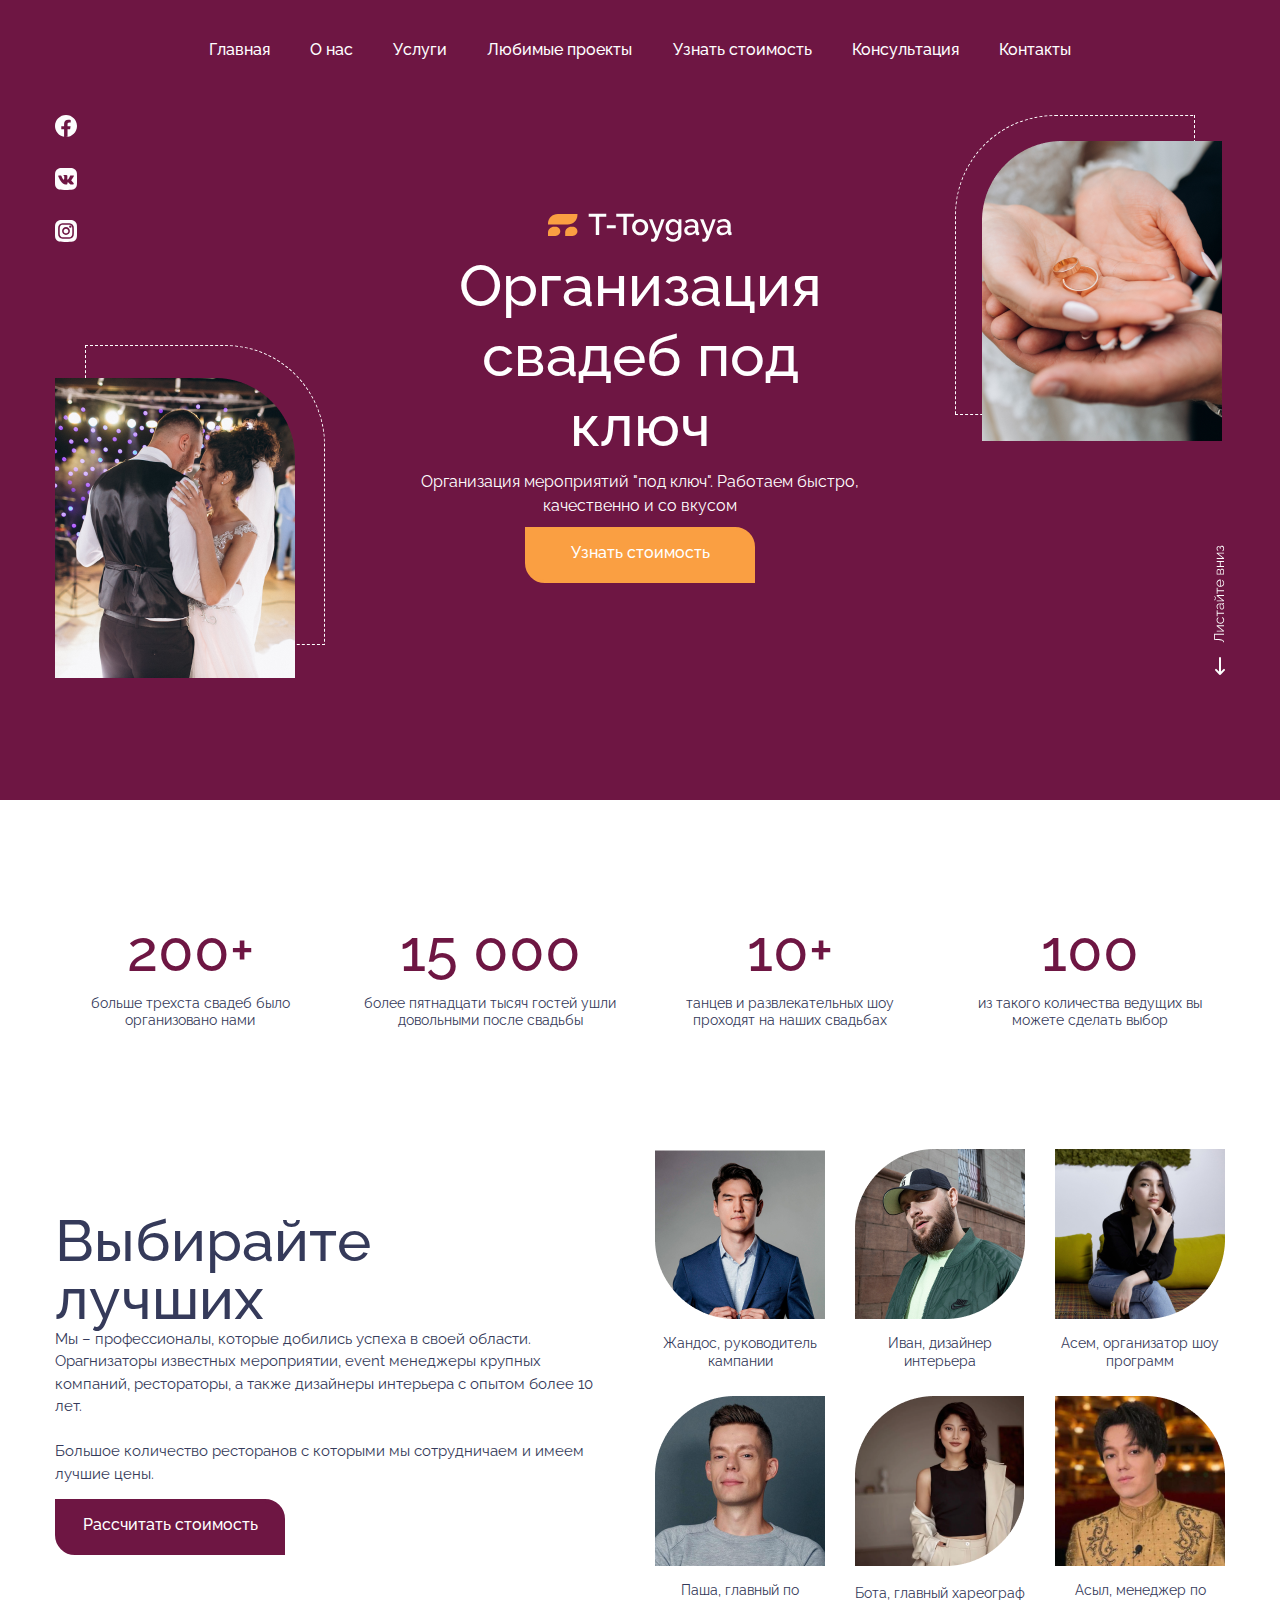
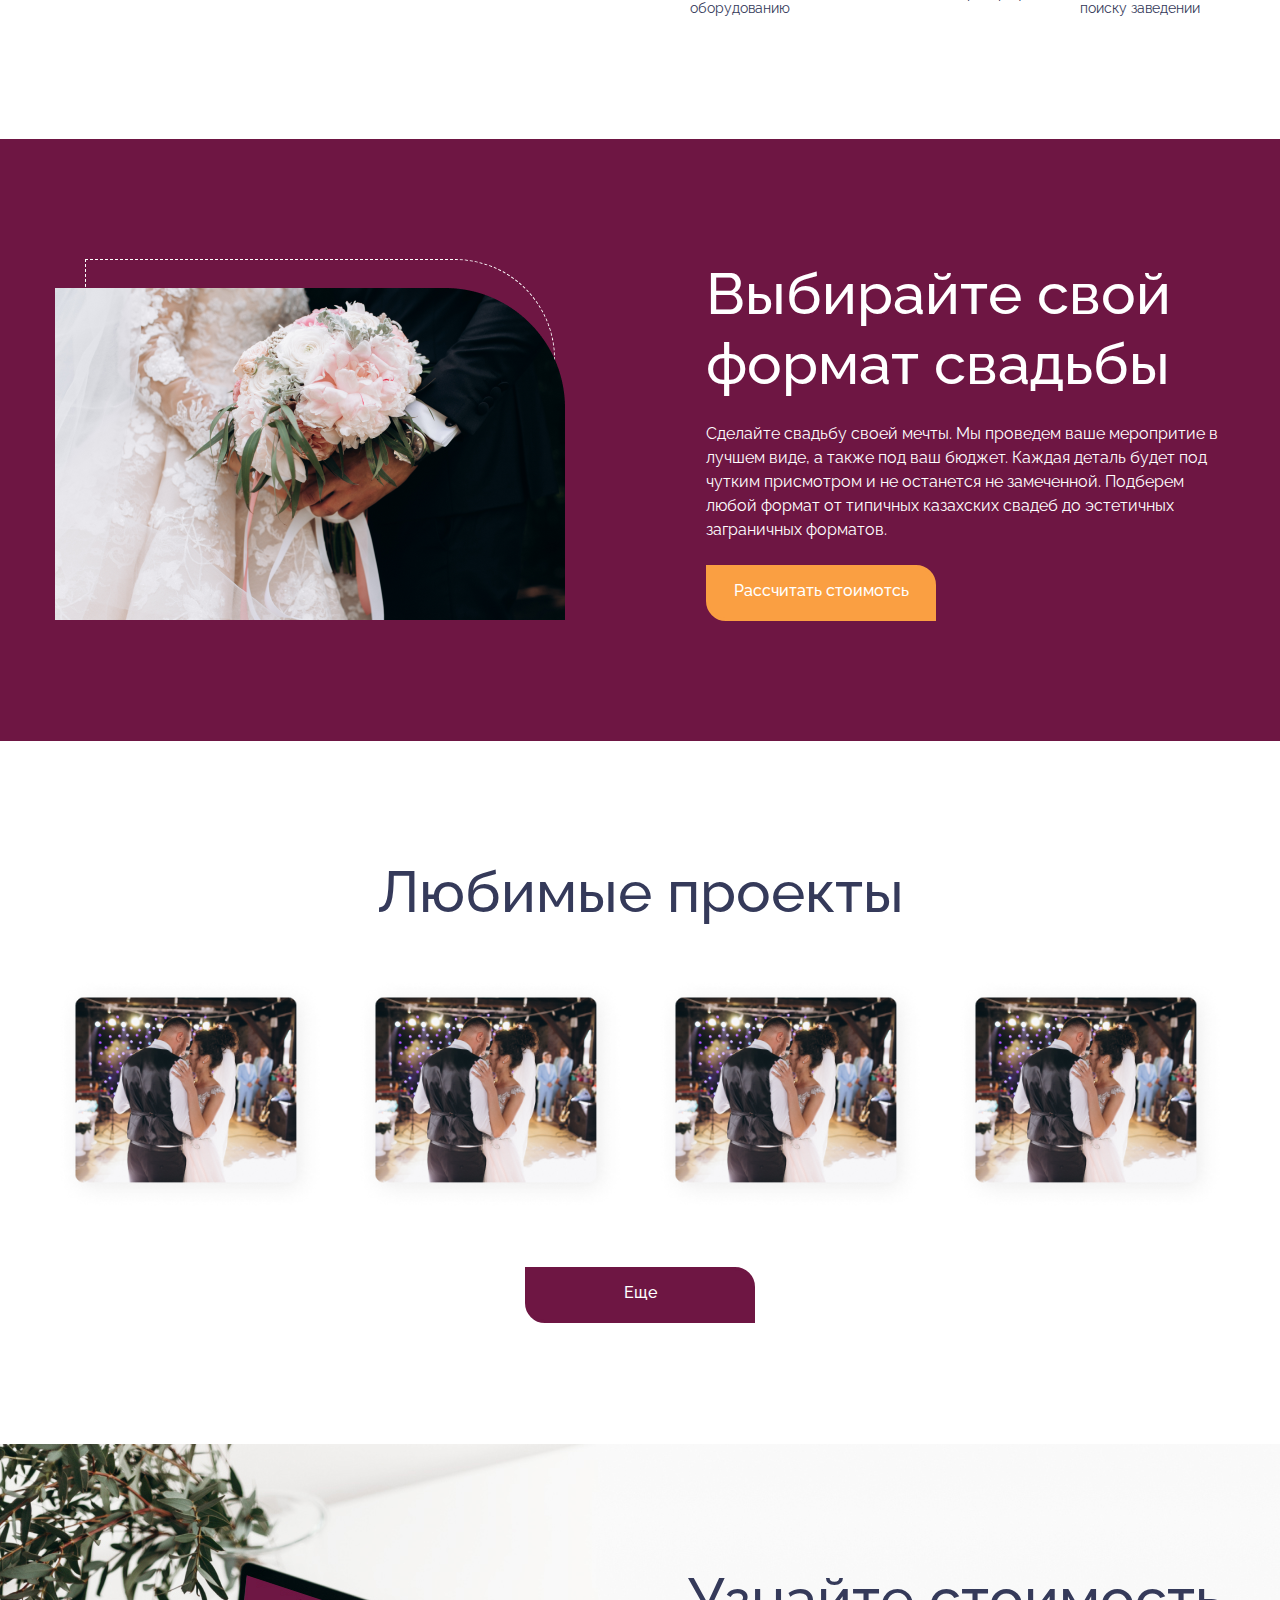
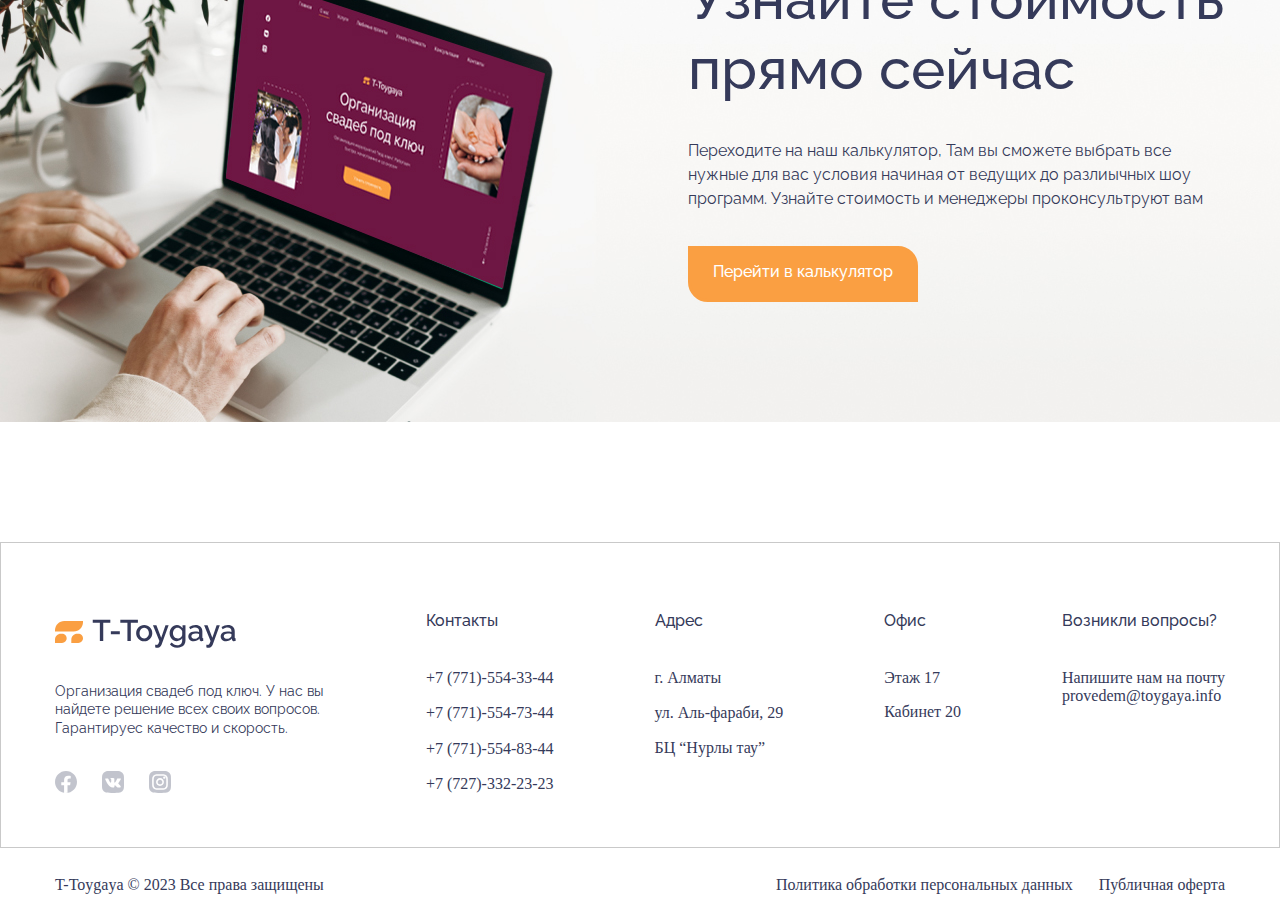
<file: index.html>
<!DOCTYPE html>
<html>
    <head>
        
      <meta charset="UTF-8">
      <meta name="viewport" content="width=device-width, initial-scale=1.0">

      <!-- Заголовок страницы в браузере -->
      <title>Организация свадеб Toygaya</title>

      <!-- Style css -->
      <link rel="stylesheet" href="style/style.css">
      <link rel="stylesheet" href="style/rest.css">

      <!-- Google Fonts (шрифты) -->
      <link rel="preconnect" href="https://fonts.googleapis.com">
      <link rel="preconnect" href="https://fonts.gstatic.com" crossorigin>
      <link href="https://fonts.googleapis.com/css2?family=Raleway:wght@400;500;600;700&display=swap" rel="stylesheet">
    
    </head>
    
    <body>

      <!-- Главный блок -->
      <div id="main" class="main_block">
        <div class="main_block_main_container">
          <div class="main_block_container">
            <div class="m_navbar">
              <ul>
                <li><a href="#main">Главная</a></li>
                <li><a href="#about">О нас</a></li>
                <li><a href="#services">Услуги</a></li>
                <li><a href="#favourite">Любимые проекты</a></li>
                <li><a href="#cost">Узнать стоимость</a></li>
                <li><a href="#consultation">Консультация</a></li>
                <li><a href="#contacts">Контакты</a></li>
              </ul>
            </div>
            <div class="main_block_content">
              <div class="main_left_content_block">
                <div class="main_block_social_media">
                  <ul>
                    <li><a target="_blank" href="https://ru-ru.facebook.com/"><img src="image/main block/icons/fb.svg" /></a></li>
                    <li><a  target="_blank" href="https://vk.com/"><img src="image/main block/icons/vk.svg" /></a></li>
                    <li><a target="_blank" href="https://www.instagram.com/"><img src="image/main block/icons/insta.svg" /></a></li>
                  </ul>
                </div>
                <div class="main_left_content_block_img">
                  <div class="dashed">
                    
                  </div>
                  <img class="image" src="image/main block/image/left_img.png" />
                </div>
              </div>
              <div class="main_center_content_block">
                <div class="main_center_content_block_container">
                  <img src="image/main block/image/logo.svg" class="logo">
                  <div class="main_h1"><h1>Организация свадеб под ключ</h1></div>
                  <div class="main_h1"><h2>Организация мероприятий "под ключ". Работаем быстро, качественно и со вкусом</h2></div>
                  <div class="main_btn"><a href="calculater.html">Узнать стоимость</a></div>
                </div>
              </div>
              <div class="main_right_content_block">
                <div class="main_right_content_block_img">
                  <div class="dashed_right">
                    
                  </div>
                  <img class="image_right" src="image/main block/image/right_img.png" />
                </div>
                <div class="main_right_content">
                  <img src="image/main block/image/listai.svg" class="listai" />
                </div>
              </div>
            </div>
          </div>
        </div>
      </div>  

      <!-- Блок о нас -->
      <div id="about" class="about_block">
        <div class="about_block_main_container">
          <div class="about_block_container">
            <div class="about_block_top_content">
              <div>
                <h3>200+</h3>
                <p>больше трехста свадеб было организовано нами</p>
              </div>
              <div>
                <h3>15 000</h3>
                <p>более пятнадцати тысяч гостей ушли довольными после свадьбы</p>
              </div>
              <div>
                <h3>10+</h3>
                <p>танцев и развлекательных шоу проходят на наших свадьбах</p>
              </div>
              <div>
                <h3>100</h3>
                <p>из такого количества ведущих вы можете сделать выбор </p>
              </div>
            
            
            </div>
            <div class="about_block_bottom_container">
              <div class="about_block_left_content">
                <div class="about_block_left_content_container">
                  <h1>Выбирайте лучших</h1>
                  <p>
                    Мы – профессионалы, которые добились успеха в своей области. Орагнизаторы известных мероприятии, event менеджеры крупных компаний, рестораторы, а также дизайнеры интерьера с опытом более 10 лет.
                    <br>
                    <br>Большое количество ресторанов с которыми мы сотрудничаем и имеем лучшие цены. 
                  </p>
                </div>
                <div class="about_btn"><a href="calculater.html">Рассчитать стоимость</a></div>
              </div>
              <div class="about_block_right_content">
                <div class="about_block_right_content_tb">
                  <div>
                    <img src="image/about block/photo/1.png">
                    <p>Жандос, руководитель кампании</p>
                  </div>
                  <div>
                    <img src="image/about block/photo/2.png">
                    <p>Иван, дизайнер интерьера</p>
                  </div>
                  <div>
                    <img src="image/about block/photo/3.png">
                    <p>Асем, организатор шоу программ</p>
                  </div>
                </div>
                <div class="about_block_right_content_tb">
                  <div>
                    <img src="image/about block/photo/4.png">
                    <p>Паша, главный по оборудованию</p>
                  </div>
                  <div>
                    <img src="image/about block/photo/5.png">
                    <p style="margin-bottom: 15px;">Бота, главный хареограф</p>
                  </div>
                  <div>
                    <img src="image/about block/photo/6.png">
                    <p>Асыл, менеджер по поиску заведении</p>
                  </div>
                </div>
              </div>
            </div>
          </div>
        </div>
      </div>

      <!-- Блок про сервис -->
      <div id="services" class="services_block">
        <div class="services_block_main_container">
          <div class="services_block_content">
            <div class="services_block_content_left">
              <div></div>
              <img src="image/services block/photo.png">
            </div>
            <div class="services_block_content_right">
              <h2>Выбирайте свой формат свадьбы</h2>
              <p>
                Сделайте свадьбу своей мечты. Мы проведем ваше меропритие в лучшем виде, а также под ваш бюджет. Каждая деталь будет под чутким присмотром и не останется не замеченной. Подберем любой формат от типичных казахских свадеб до эстетичных заграничных форматов.
              </p>
              <div class="main_btn"><a href="calculater.html">Рассчитать стоимотсь</a></div>
            </div>
          </div>
        </div>
      </div>

      <!-- Блок любимые проекты -->
      <div id="favourite" class="favourite_block">
        <div class="favourite_block_main_container">
          <div class="favourite_block_content">
            <h2>
              Любимые проекты
            </h2>
            <div class="favourite_block_content_photo_library">
              <img src="image/favourite block/1.png" >
              <img src="image/favourite block/1.png" >
              <img src="image/favourite block/1.png" >
              <img src="image/favourite block/1.png" >
            </div>
            <div class="about_btn"><a target="_blank" href="https://www.instagram.com/">Еще</a></div>
          </div>
        </div>
      </div>

      <!-- Блок расчета стоимости -->
      <div id="cost" class="cost_block">
        <div class="cost_block_main_container">
          <div class="cost_block_content">
            <h2>Узнайте стоимость прямо сейчас </h2>
              <p>
                Переходите на наш калькулятор, Там вы сможете выбрать все нужные для вас условия начиная от ведущих до разлиычных шоу программ. Узнайте стоимость и менеджеры проконсультруют вам
              </p>
              <div class="main_btn"><a href="calculater.html">Перейти в калькулятор</a></div>
          </div>
        </div>
      </div>

      <!-- Подвал / Футер -->
      <div id="contacts" class="footer">
        <div class="footer_block_main_container">
          <div class="footer_block_content">
            <div class="footer_one">
              <img class="footer_logo" src="image/footer/logotype.svg" />
                <p>Организация свадеб под ключ. У нас вы найдете решение всех своих вопросов.
                  Гарантируес качество и скорость.</p>
                  <div class="footer_social">
                    <img src="image/footer/facebook.svg">
                    <img src="image/footer/vk.svg">
                    <img src="image/footer/inst.svg">
                  </div>
            </div>
            <div class="footer_two">
              <p class="footer_title">Контакты</p>
              <div class="footer_mini_title">
                <p>+7 (771)-554-33-44</p>
                <p>+7 (771)-554-73-44</p>
                <p>+7 (771)-554-83-44</p>
                <p>+7 (727)-332-23-23</p>
              </div>
            </div>
            <div class="footer_three">
              <p class="footer_title">Адрес</p>
              <div class="footer_mini_title_three">
                <p>г. Алматы</p>
                <p>ул. Аль-фараби, 29</p>
                <p>БЦ “Нурлы тау”</p>
              </div>
            </div>
            <div class="footer_foure">
              <p class="footer_title">Офис</p>
              <div class="footer_mini_title_four">
                <p>Этаж 17</p>
                <p>Кабинет 20</p>
              </div>
            </div>
            <div class="footer_five">
              <p class="footer_title">Возникли вопросы?</p>
              <div class="footer_mini_title_four">
                <p>Напишите нам на почту
                  <br>provedem@toygaya.info</p>
              </div>
            </div>
          </div>
        </div>
      </div>

      <!-- Блок политики конфиденциальности -->
      <div class="privacy">
        <div class="privacy_block_main_container">
          <p>T-Toygaya © 2023 Все права защищены</p>
          <div class="privacy_right_content">
            <p>Политика обработки персональных данных</p>
            <p>Публичная оферта</p>
          </div>
        </div>
      </div>

    </body>
</html>
</file>
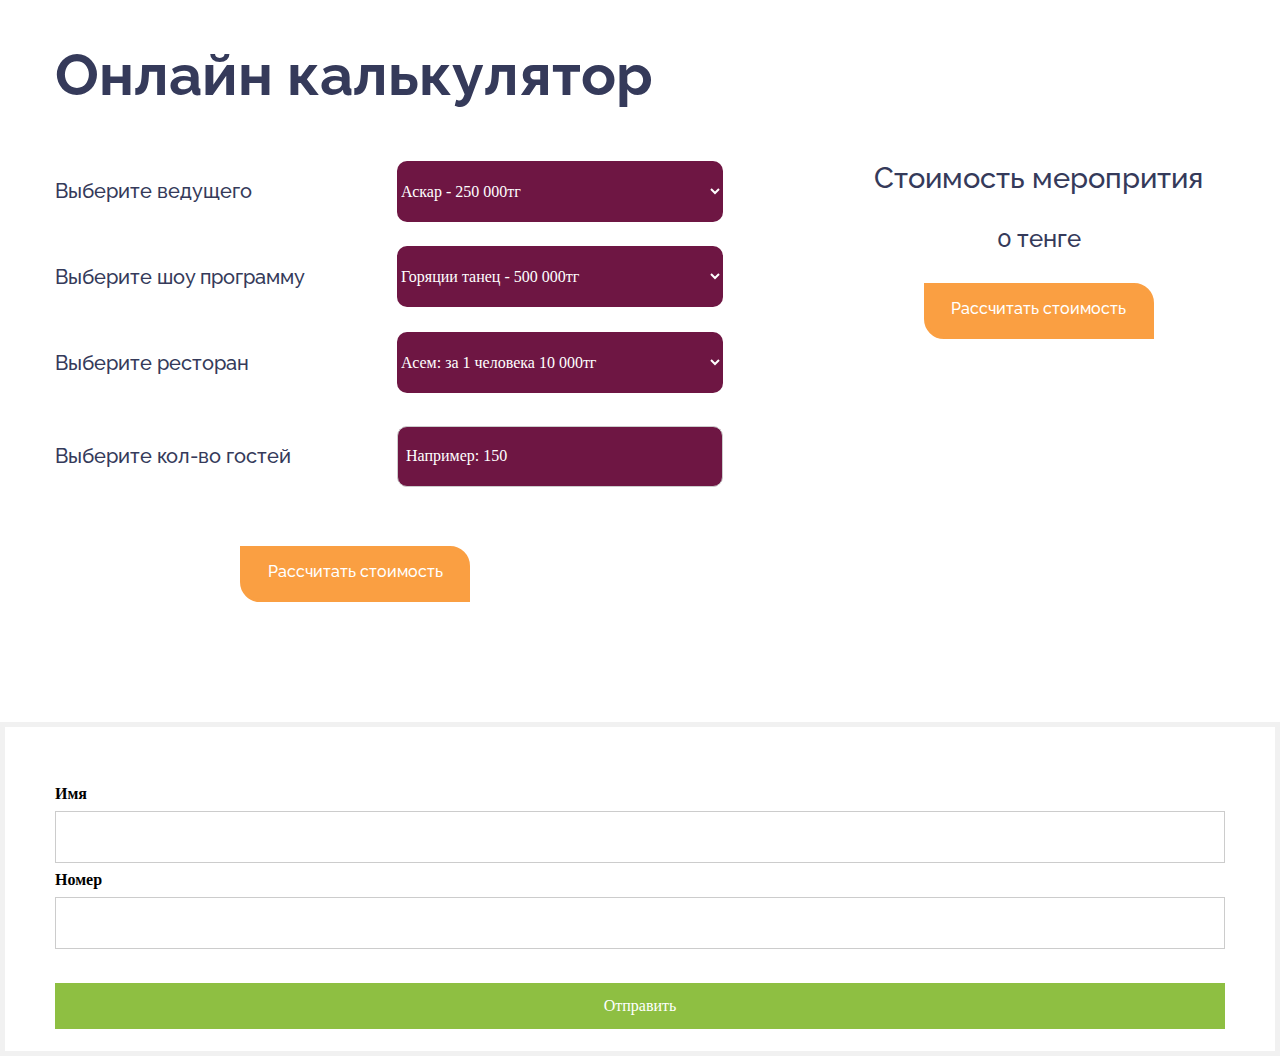
<file: calculater.html>
<!DOCTYPE html>
<html>
    <head>
        
      <meta charset="UTF-8">
      <meta name="viewport" content="width=device-width, initial-scale=1.0">

      <!-- Заголовок страницы в браузере -->
      <title>Калькулятор свадеб</title>

      <!-- Style css -->
      <link rel="stylesheet" href="style/calculater.css">
      <link rel="stylesheet" href="style/rest.css">

      <!-- Google Fonts (шрифты) -->
      <link rel="preconnect" href="https://fonts.googleapis.com">
      <link rel="preconnect" href="https://fonts.gstatic.com" crossorigin>
      <link href="https://fonts.googleapis.com/css2?family=Raleway:wght@400;500;600;700&display=swap" rel="stylesheet">
    
    </head>
    
    <body>

      <!-- Блок калькулятор -->
      <div id="main" class="main_block">
        <div class="main_block_main_container">
          <div class="main_block_container">
            <div class="mbc_top">
              <h1>Онлайн калькулятор</h1>
            </div>
            <div class="mbc_center">
              <div class="mbc_center_left">
                <div class="mbc_center_left_content">
                  <p>Выберите ведущего</p>
                  <select id="vedushyi_select_id" name="vedushyi_select">
                    <option value="250000">Аскар - 250 000тг</option>
                    <option value="300000">Олег - 300 000тг</option>
                    <option value="150000">Андрей - 150 000тг</option>
                    <option value="500000">Ертуган - 500 000тг</option>
                    <option value="400000">Ерлан - 400 000тг</option>
                  </select>
                </div>
                <div class="mbc_center_left_content">
                  <p>Выберите шоу программу</p>
                  <select id="show_select_id" name="show_select">
                    <option value="500000">Горяции танец - 500 000тг</option>
                    <option value="450000">Екі жас - 450 000тг</option>
                    <option value="650000">Это фокус шоу - 650 000тг</option>
                    <option value="300000">Концерт шоу - 300 000тг</option>
                  </select>
                </div>
                <div class="mbc_center_left_content">
                  <p>Выберите ресторан</p>
                  <select id="rest_select_id" name="rest_select">
                    <option value="10000">Асем: за 1 человека 10 000тг</option>
                    <option value="11000">Банкет: за 1 человека 11 000тг</option>
                    <option value="8500">Жасылай: за 1 человека 8 500тг</option>
                    <option value="15000">На вилле: за 1 человека 15 000тг</option>
                  </select>
                </div>
                <div class="mbc_center_left_content">
                  <p>Выберите кол-во гостей</p>
                  <input id="gosti_select_id" name="gosti_select" type="text" placeholder="Например: 150" />
                </div>
              </div>
              <div class="mbc_center_right">
                <h2>Стоимость меропрития</h2>
                <div>
                  <p id="cost" style="margin-right: 5px;">0</p><p>тенге</p>
                </div>
                <div class="main_btn_1"><a onclick="cost_action()" href="#">Рассчитать стоимость</a></div>
              </div>
            </div>
            <div class="mbc_bottom">
              <div class="main_btn_1"><a onclick="cost_action()" href="#">Рассчитать стоимость</a></div>
            </div>
          </div>
        </div>
      </div>  

      <form action="/action_page.php">
        <h1>Login Form</h1>
        <div class="formcontainer">
        <hr/>
        <div class="container">
          <label for="uname"><strong>Имя</strong></label>
          <input type="text" placeholder="" name="uname" required>
          <label for="psw"><strong>Номер</strong></label>
          <input type="password" placeholder="" name="psw" required>
        </div>
        <button class="button" type="submit">Отправить</button>
      </form>

      <script src="scripts/script.js"></script>
    </body>
</html>
</file>
<file: style/style.css>
html{
    scroll-behavior: smooth;
}

p,h1,h2,h3,li,a{
    color: white;
}

/*****************z****/
/* Main block style */
/*******************/

.main_block{
    background-color: #6E1643;
}

.main_block_main_container{
    height: 800px;
    max-width: 1170px;
    margin: 0 auto;
}

.main_block_container{
    padding-top: 40px;
    width: 100%;
    display: flex;
    flex-direction: column;
    justify-content: space-between;
    align-items: center;
    padding-bottom: 120px;
}

.m_navbar{
    width: 100%;
    display: flex;
    justify-content: center;
    align-items: center;
    margin-bottom: 56px;
}

.m_navbar ul{
    max-width: 863px;
    width: 100%;
    display: flex;
    justify-content: space-between;
    align-items: center;
}

.m_navbar ul{
    padding: 0;
    margin: 0;
}

.m_navbar li{
    font-family: 'Raleway';
    font-style: normal;
    font-weight: 500;
    font-size: 16px;
}

.m_navbar a{
    color: white;
    padding-bottom: 5px;
}

.m_navbar a:hover{
    border-bottom-color: #FA9F42;
    border-bottom-style: dashed;
    transition: all .1s ease;
}

.main_block_content {
    height: 560px;
    width: 100%;
    display: flex;
    justify-content: space-between;
    align-items: center;
}

.main_left_content_block{
    max-width: 270px;
    width: 100%;
    height: 100%;
    display: flex;
    flex-direction: column;
    justify-content: space-between;
    align-items: flex-start;
}

.main_block_social_media ul{
    height: 127px;
    display: flex;
    flex-direction: column;
    justify-content: space-between;
    align-items: flex-start;
    padding: 0px;
    margin: 0px;
}

.main_left_content_block_img{
    height: 330px;
    width: 100%;
}

.dashed {
    height: 300px;
    max-width: 240px;
    width: 100%;
    border-color: white;
    border-style: dashed;
    border-width: 1px;
    border-radius: 0 100px 0 0;
    display: flex;
    margin-left: 30px;
    margin-bottom: 30px;
}

.image{
    position: relative;
    top: -90%;

}

.main_center_content_block{
    max-width: 630px;
    width: 100%;
    height: 557px;
    display: flex;
    justify-content: center;
    align-items: center;    
}

.main_center_content_block_container{
    max-width: 472px;
    width: 100%;
    height: 376px;
    display: flex;
    flex-direction: column;
    justify-content: space-between;
    align-items: center;
}

.main_h1 h1{
    font-family: 'Raleway';
    font-style: normal;
    font-weight: 500;
    font-size: 58px;
    line-height: 120%;
    color: white;
    text-align: center;
}

.main_h1 h2{
    font-family: 'Raleway';
    font-style: normal;
    font-weight: 400;
    font-size: 16px;
    line-height: 150%;
    color: white;
    text-align: center;
}

.main_btn a{
    border: 3px solid #FA9F42;
    width: 230px;
    height: 56px;
    border-radius: 0 20px 0 20px;
    display: block;
    font-family: 'Raleway';
    font-style: normal;
    font-weight: 500;
    font-size: 16px;
    line-height: 100%;
    text-align: center;
    color: white;
    background-color: #FA9F42;
    line-height: 45px;

}

.main_right_content_block{
    max-width: 270px;
    width: 100%;
    height: 100%;
    display: flex;
    flex-direction: column;
    justify-content: space-between;
    align-items: flex-start;
}

.dashed_right {
    height: 300px;
    max-width: 240px;
    width: 100%;
    border-color: white;
    border-style: dashed;
    border-width: 1px;
    border-radius: 100px 0 0 0;
    display: flex;
}

.main_right_content_block_img{
    height: 330px;
    width: 100%;
}

.image_right{
    position: relative;
    top: -83%;
    left: 10%;
}

.main_right_content{
    display: flex;
    width: 100%;
    justify-content: flex-end;
    align-items: flex-end;
}

/*********************/
/* About Block Style */
/*********************/

.about_block_main_container{
    width: 1170px;
    max-width: 100%;
    height: 939px;
    display: flex;
    flex-direction: column;
    justify-content: center;
    align-items: center;
    margin: 0 auto;
}

.about_block_container{
    width: 100%;
    height: 695px;
    display: flex;
    flex-direction: column;
    justify-content: space-between;
    align-items: center;
    margin: 0 auto;
}

.about_block_top_content{
    width: 100%;
    display: flex;
    justify-content: space-between;
    align-items: center;
}

.about_block_top_content div{
    max-width: 270px;
    width: 100%;
    height: 107px;
    display: flex;
    flex-direction: column;
    justify-content: space-between;
    align-items: center;
}

.about_block_top_content div h3{
    color: #6E1643;
    font-family: 'Raleway';
    font-style: normal;
    font-weight: 500;
    font-size: 58px;
    line-height: 100%;
    text-align: center;
    margin: 0;
    padding: 0;
}

.about_block_top_content div p{
    color: #353A5A;
    font-family: 'Raleway';
    font-style: normal;
    font-weight: 400;
    font-size: 14px;
    line-height: 120%;
    text-align: center;
    margin: 0;
    padding: 0;
}

.about_block_bottom_container{
    width: 100%;
    height: 468px;
    display: flex;
    justify-content: space-between;
    align-items: center;
}

.about_block_left_content{
    max-width: 538px;
    width: 100%;
    height: 343px;
    display: flex;
    flex-direction: column;
    justify-content: space-between;
    align-items: flex-start;
}

.about_block_left_content_container{
    width: 100%;
    height: 246px;
    display: flex;
    flex-direction: column;
    justify-content: space-between;
    align-items: flex-start;
}

.about_block_left_content_container h1{
    color: #353A5A;
    font-family: 'Raleway';
    font-style: normal;
    font-weight: 500;
    font-size: 58px;
    line-height: 100%;
    margin: 0;
    padding: 0;
}

.about_block_left_content_container p{
    color: #353A5A;
    font-family: 'Raleway';
    font-style: normal;
    font-weight: 400;
    font-size: 15px;
    line-height: 150%;
    margin: 0;
    padding: 0;
}

.about_btn a{
    border: 3px solid #6E1643;
    width: 230px;
    height: 56px;
    border-radius: 0 20px 0 20px;
    display: block;
    font-family: 'Raleway';
    font-style: normal;
    font-weight: 500;
    font-size: 16px;
    line-height: 100%;
    text-align: center;
    color: white;
    background-color: #6E1643;
    line-height: 45px;

}

.about_block_right_content{
    max-width: 570px;
    width: 100%;
    height: 468px;
    display: flex;
    flex-direction: column;
    justify-content: space-between;
    align-items: center;
}

.about_block_right_content_tb{
    width: 100%;
    height: 221px;
    display: flex;
    justify-content: space-between;
    align-items: center;
}

.about_block_right_content_tb div{
    max-width: 170px;
    width: 100%;
    height: 100%;
    display: flex;
    flex-direction: column;
    justify-content: space-between;
    align-items: center;
}

.about_block_right_content_tb img{
    width: 170px;
    height: 170px;
}

.about_block_right_content_tb div p{
    font-family: 'Raleway';
    font-style: normal;
    font-weight: 400;
    font-size: 14px;
    line-height: 130%;
    text-align: center;
    color: #353A5A;
    margin: 0;
    padding: 0;
}


/************************/
/* Services Block Style */
/************************/

.services_block{
    background-color: #6E1643;
}

.services_block_main_container{
    height: 602px;
    max-width: 1170px;
    margin: 0 auto;
    display: flex;
    justify-content: center;
    align-items: center;
}

.services_block_content{
    width: 100%;
    height: 362px;
    display: flex;
    justify-content: space-between;
    align-items: center;
}

.services_block_content_left{
    max-width: 510px;
    width: 100%;
    height: 100%;
}

.services_block_content_left div{
    height: 332px;
    max-width: 470px;
    width: 100%;
    border-color: white;
    border-style: dashed;
    border-width: 1px;
    border-radius: 0 100px 0 0;
    display: flex;
    margin-left: 30px;
    margin-bottom: 30px;
}

.services_block_content_left img{
    position: relative;
    top: -92%;
}

.services_block_content_right{
    max-width: 519px;
    width: 100%;
    height: 100%;
    display: flex;
    flex-direction: column;
    justify-content: space-between;
    align-items: flex-start;
}

.services_block_content_right h2{
    font-family: 'Raleway';
    font-style: normal;
    font-weight: 500;
    font-size: 58px;
    line-height: 120%;
    margin: 0;
    padding: 0;
    color: white;
}

.services_block_content_right p{
    font-family: 'Raleway';
    font-style: normal;
    font-weight: 400;
    font-size: 16px;
    line-height: 150%;
    margin: 0;
    padding: 0;
    color: white;
}


/*************************/
/* Favourite Block Style */
/*************************/

.favourite_block_main_container{
    height: 703px;
    max-width: 1170px;
    margin: 0 auto;
    display: flex;
    justify-content: center;
    align-items: center;
}

.favourite_block_content{
    width: 100%;
    height: 460px;
    display: flex;
    flex-direction: column;
    justify-content: space-between;
    align-items: center;
}

.favourite_block_content h2{
    font-family: 'Raleway';
    font-style: normal;
    font-weight: 500;
    font-size: 58px;
    line-height: 100%;
    color: #353A5A;
    margin: 0;
    padding: 0;
}

.favourite_block_content_photo_library{
    width: 100%;
    height: 226px;
    display: flex;
    justify-content: space-between;
    align-items: center;
}

.favourite_block_content_photo_library img{
    width: 270px;
}



/*************************/
/* Cost Block Style */
/*************************/

.cost_block{
    background-image: url(../image/cost_block/photo.png);
    background-position: center;
    background-size: cover;
    margin-bottom: 120px;
}

.cost_block_main_container{
    height: 578px;
    max-width: 1170px;
    margin: 0 auto;
    display: flex;
    justify-content: flex-end;
    align-items: center;
}

.cost_block_content{
    max-width: 537px;
    width: 100%;
    height: 338px;
    display: flex;
    flex-direction: column;
    justify-content: space-between;
    align-items: flex-start;
}

.cost_block_content h2,p{
    margin: 0;
    padding: 0;
    color: #353A5A;
}

.cost_block_content h2{
    font-family: 'Raleway';
    font-style: normal;
    font-weight: 500;
    font-size: 58px;
    line-height: 120%;
}

.cost_block_content p{
    font-family: 'Raleway';
    font-style: normal;
    font-weight: 400;
    font-size: 16px;
    line-height: 150%;
}


/****************/
/* Footer Style */
/****************/

.footer{
    border: 1px solid #C9C9C9;
    padding-top: 70px;
}

.footer_block_main_container{
    max-width: 1170px;
    width: 100%;
    margin: 0 auto;
    height: 234px;
    display: flex;
    justify-content: space-between;
    align-items: flex-start;
}

.footer_block_content{
    width: 100%;
    height: 180px;
    display: flex;
    justify-content: space-between;
    align-items: flex-start;
}

.footer_one, .footer_two, .footer_three, .footer_foure, .footer_five{
    display: flex;
    flex-direction: column;
    justify-content: space-between;
    align-items: flex-start;
    height: 180px;
    color: #353A5A;
}

.footer_one{
    max-width: 270px; 
}

.footer_one p{
    font-family: 'Raleway';
    font-style: normal;
    font-weight: 400;
    font-size: 14px;
    line-height: 130%;
}

.footer_social{
    max-width: 116px;
    width: 100%;
    display: flex;
    justify-content: space-between;
    align-items: center;
}

.footer_two{
    max-width: 134px;
}

.footer_title{
    font-family: 'Raleway';
    font-style: normal;
    font-weight: 500;
    font-size: 16px;
    line-height: 100%;
}

.footer_mini_title{
    height: 124px;
    display: flex;
    flex-direction: column;
    justify-content: space-between;
    align-items: flex-start;
}

.footer_mini_title_three{
    height: 88px;
    display: flex;
    flex-direction: column;
    justify-content: space-between;
    align-items: flex-start;
}

.footer_number p{
    font-family: 'Raleway';
    font-style: normal;
    font-weight: 400;
    font-size: 16px;
    line-height: 100%;
}

.footer_three{
    height: 80%;
}

.footer_mini_title_four{
    height: 52px;
    display: flex;
    flex-direction: column;
    justify-content: space-between;
    align-items: flex-start;
}

.footer_foure{
    height: 60%;
}

.footer_five{
    height: 60%;
}


/****************/
/* Privacy Style */
/****************/

.privacy_block_main_container{
    max-width: 1170px;
    width: 100%;
    margin: 0 auto;
    height: 74px;
    display: flex;
    justify-content: space-between;
    align-items: center;
}

.privacy_right_content{
    max-width: 449px;
    width: 100%;
    display: flex;
    justify-content: space-between;
    align-items: center;
}
</file>
<file: style/calculater.css>
html{
    scroll-behavior: smooth;
}

p,h1,h2,h3,li,a{
    color: white;
}

/*********************/
/* Main block style */
/*******************/

.main_block{
    background-color: #fff;
}

.main_block_main_container{
    height: 722px;
    max-width: 1170px;
    margin: 0 auto;
}

.main_block_container{
    padding-top: 40px;
    width: 100%;
    height: 100%;
    display: flex;
    flex-direction: column;
    justify-content: space-between;
    align-items: center;
    padding-bottom: 120px;
}

.mbc_top{
    width: 100%;
}

.mbc_top h1{
    font-family: 'Raleway';
    font-style: normal;
    font-weight: 700;
    font-size: 58px;
    line-height: 120%;
    text-align: left;
    color: #353A5A;
}

.red{
    background-color: red;
}

.mbc_center{
    width: 100%;
    display: flex;
    justify-content: space-between;
    align-items: flex-startч;
}

.mbc_bottom{
}

.mbc_center_left{
    max-width: 668px;
    width: 100%;
    display: flex;
    flex-direction: column;
    justify-content: space-between;
    align-items: center;
    height: 334px;
}

.mbc_center_left_content{
    width: 100%;
    display: flex;
    justify-content: space-between;
    align-items: center;
}

.mbc_center_left_content p{
    font-family: 'Raleway';
    font-style: normal;
    font-weight: 500;
    font-size: 20px;
    line-height: 120%;
    text-align: left;
    color: #353A5A;
}

.mbc_center_left_content select{
    max-width: 326px;
    width: 100%;
    height: 61px;
    background: #6E1643;
    border-radius: 10px;
    color: #fff;
}

.mbc_center_left_content input{
    max-width: 326px;
    width: 100%;
    height: 61px;
    background-color: #6E1643;
    border-radius: 10px;
    color: #fff;
}

.mbc_center_left_content input::placeholder{
    color: #fff;
}

.mbc_center_right{
    max-width: 331px;
    width: 100%;
    display: flex;
    flex-direction: column;
    justify-content: space-between;
    align-items: center;
    height: 178px;
    margin-right: 21px;
}

.mbc_center_right h2{
    font-family: 'Raleway';
    font-style: normal;
    font-weight: 500;
    font-size: 29px;
    line-height: 120%;
    text-align: center;
    color: #353A5A;
}

.mbc_center_right div{
    display: flex;
    justify-content: center;
    align-items: center;
}

.mbc_center_right div p{
    display: block;
    font-family: 'Raleway';
    font-style: normal;
    font-weight: 500;
    font-size: 24px;
    line-height: 120%;
    text-align: center;
    color: #353A5A;
}

.mbc_bottom{
    width: 100%;
    display: flex;
    justify-content: flex-start;
    align-items: center;
    
}

.main_btn_1{
    max-width: 600px;
    width: 100%;
    display: flex;
    justify-content: center;
    align-items: center;
}

.main_btn_1 a{
    border: 3px solid #FA9F42;
    width: 230px;
    height: 56px;
    border-radius: 0 20px 0 20px;
    display: block;
    font-family: 'Raleway';
    font-style: normal;
    font-weight: 500;
    font-size: 16px;
    line-height: 100%;
    text-align: center;
    color: white;
    background-color: #FA9F42;
    line-height: 45px;
}


/* Forms */
form {
    border: 5px solid #f1f1f1;
    }
    input[type=text], input[type=password] {
    width: 100%;
    padding: 16px 8px;
    margin: 8px 0;
    display: inline-block;
    border: 1px solid #ccc;
    box-sizing: border-box;
    }
    .button {
    background-color: #8ebf42;
    color: white;
    padding: 14px 0;
    margin: 10px 0;
    border: none;
    cursor: grabbing;
    width: 100%;
    }
    h1 {
    text-align:center;
    fone-size:18px;
    }
    
    button:hover {
    opacity: 0.8;
    }
    .formcontainer {
    text-align: left;
    margin: 24px 50px 12px;
    }
    .container {
    padding: 16px 0;
    text-align:left;
    }
    span.psw {
    float: right;
    padding-top: 0;
    padding-right: 15px;
    }
    /* Change styles for span on extra small screens */
    @media screen and (max-width: 300px) {
    span.psw {
    display: block;
    float: none;
    }
</file>
<file: style/rest.css>
/* Reset and base styles  */
* {
	padding: 0px;
	margin: 0px;
	border: none;
}

*,
*::before,
*::after {
	box-sizing: border-box;
}

:focus,
:active {
	/*outline: none;*/
}

a:focus,
a:active {
	/* outline: none;*/
}

/* Links */

a, a:link, a:visited  {
    /* color: inherit; */
    text-decoration: none;
    /* display: inline-block; */
}

a:hover  {
    /* color: inherit; */
    text-decoration: none;
}

/* Common */

aside, nav, footer, header, section, main {
	display: block;
}

h1, h2, h3, h4, h5, h6, p {
    font-size: inherit;
	font-weight: inherit;
}

ul, ul li {
	list-style: none;
}

img {
	vertical-align: top;
}

img, svg {
	max-width: 100%;
	height: auto;
}

address {
  font-style: normal;
}

/* Form */

input, textarea, button, select {
	font-family: inherit;
    font-size: inherit;
    color: inherit;
    background-color: transparent;
}

input::-ms-clear {
	display: none;
}

button, input[type="submit"] {
    display: inline-block;
    box-shadow: none;
    background-color: transparent;
    background: none;
    cursor: pointer;
}

input:focus, input:active,
button:focus, button:active {
    outline: none;
}

button::-moz-focus-inner {
	padding: 0;
	border: 0;
}

label {
	cursor: pointer;
}

legend {
	display: block;
}
</file>
